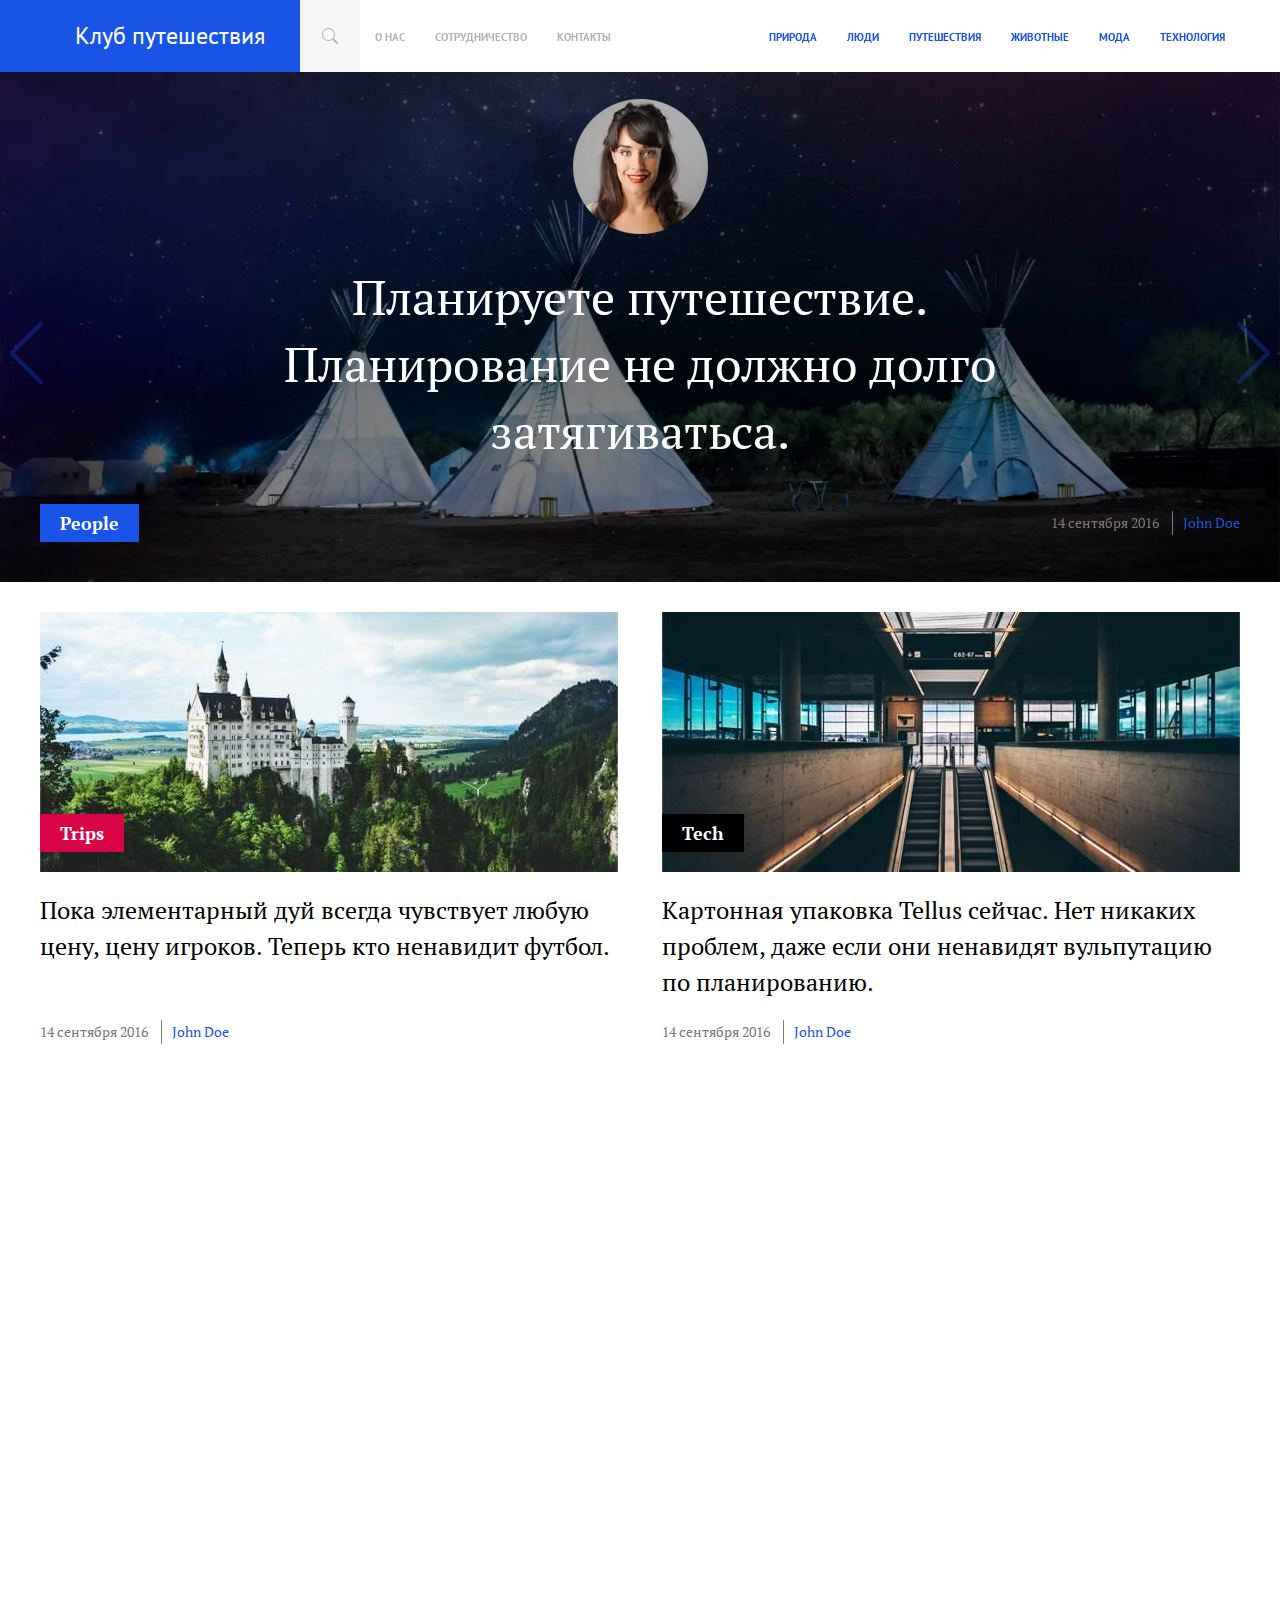
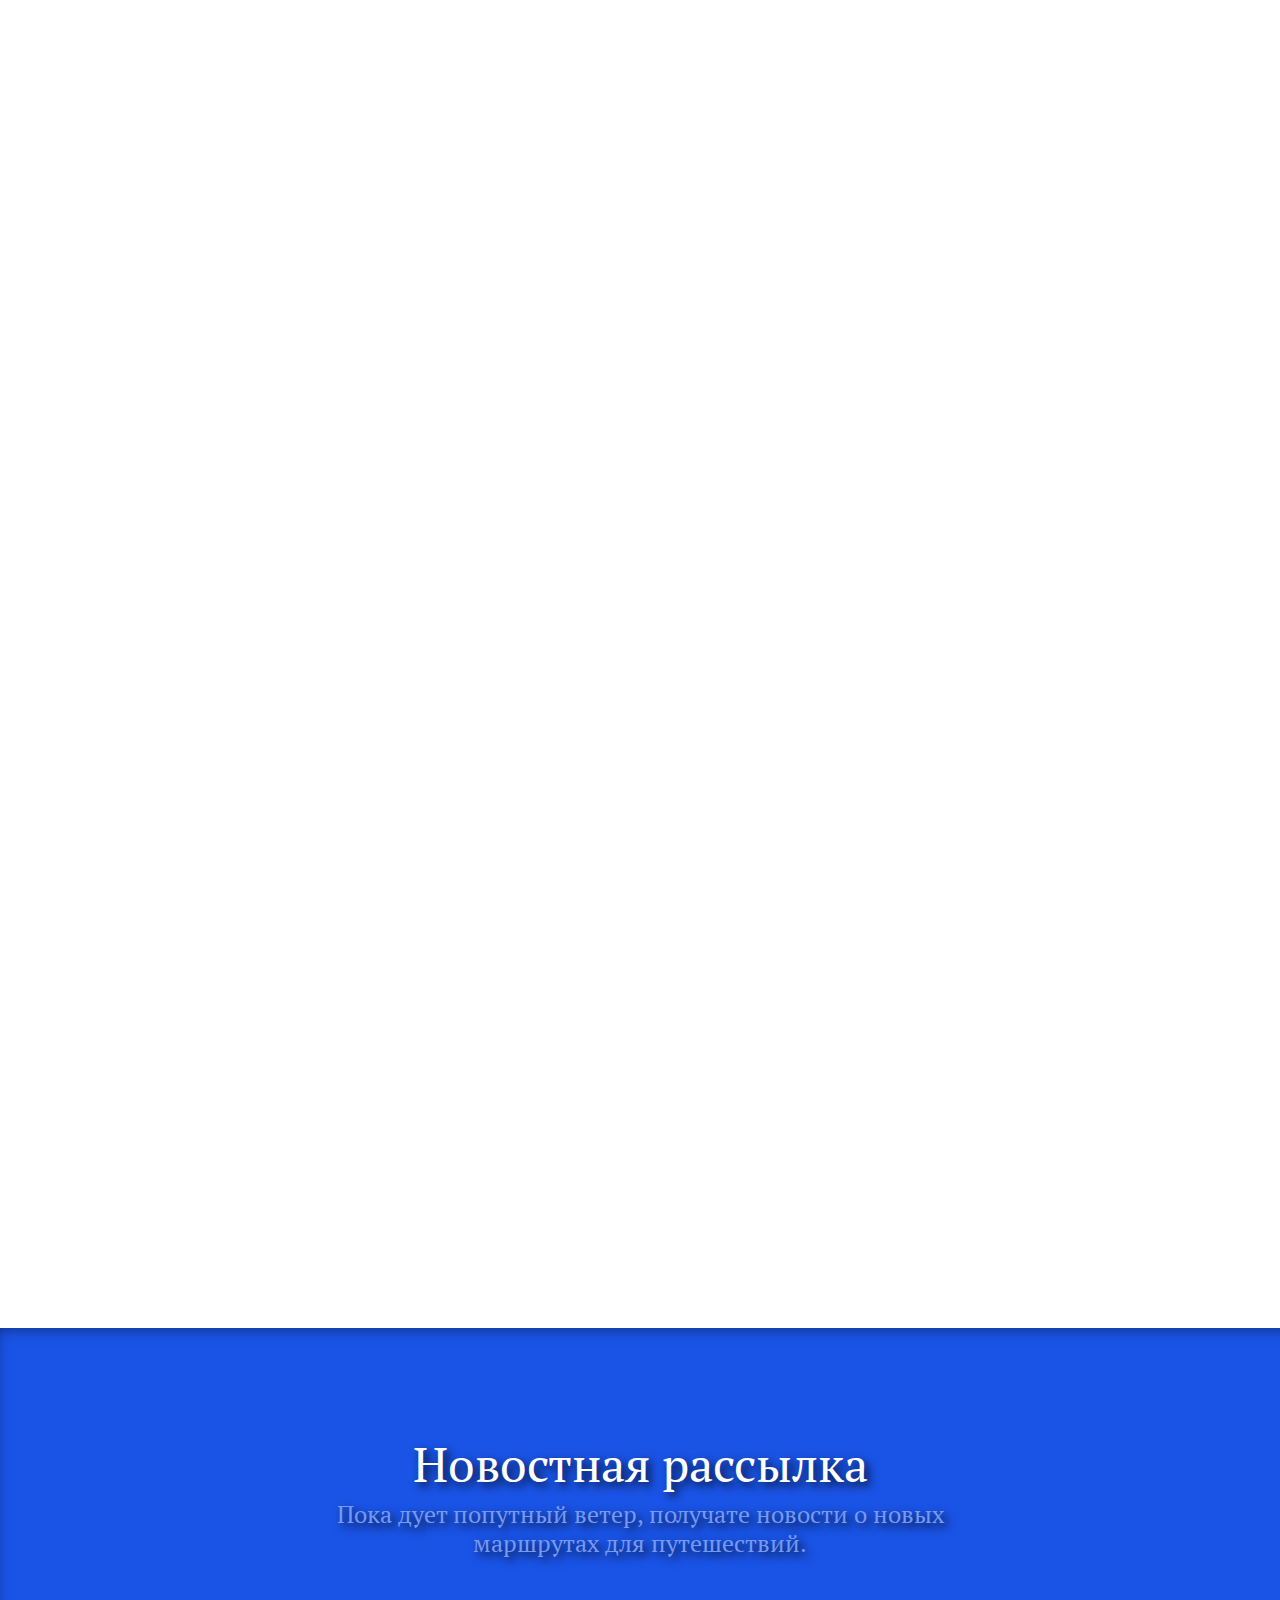
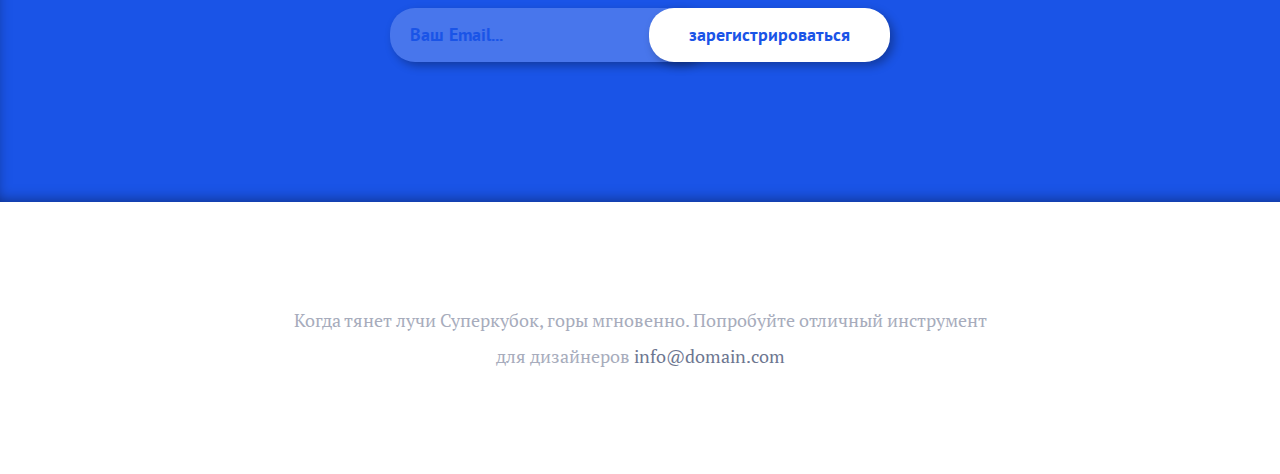
<file: index.html>
<!DOCTYPE html><html lang="ru"><head>      <meta charset="UTF-8">   <meta name="viewport" content="width=device-width, initial-scale=1.0">   <!-- Отключает принудительную ссылку у номера телефона на iOS -->   <meta name="format-detection" content="telephone=no">      <link rel="stylesheet" href="./css/style.min.css">   <link rel="shortcut icon" href="favicon.ico" type="image/x-icon">   <title>Клуб путешествия</title></head><body>   <div class="wrapper">      <!--lock-padding--><header id="header">   <div class="container">      <div class="header">         <div class="header__logo" data-da="header__die,1,993">Клуб путешествия</div>         <form class="header__search search-header" data-da="menu-header,first,993">            <button class="search-header__btn" type="submit"></button>            <input class="search-header__input" value="Поиск..." type="search" name="search" id="search">         </form>         <div class="header__burger _burger">            <span></span>            <span></span>            <span></span>         </div>         <div class="header__die"></div>         <nav class="header__menu menu-header">            <ul class="menu-header__list">               <li><a href="#" class="menu-header__link">О нас</a></li>               <li><a href="#" class="menu-header__link">Сотрудничество</a></li>               <li><a href="#" class="menu-header__link">Контакты</a></li>            </ul>            <ul class="menu-header__list">               <li><a href="#" class="menu-header__link">Природа</a></li>               <li><a href="#" class="menu-header__link">Люди</a></li>               <li><a href="#" class="menu-header__link">Путешествия</a></li>               <li><a href="#" class="menu-header__link">Животные</a></li>               <li><a href="#" class="menu-header__link">Мода</a></li>               <li><a href="#" class="menu-header__link">Технология</a></li>            </ul>         </nav>      </div>   </div></header>      <main class="main">         <div class="swiper-container _swiper">            <div class="swiper-wrapper">               <!-- Слайды 1-->               <div class="swiper-slide slide">                  <div class="slide__image">                     <picture><source srcset="./img/slider/01.webp" type="image/webp"><img src="./img/slider/01.jpg" alt="image"></picture>                  </div>                  <div class="container slide__column">                     <div class="slide__col">                        <div class="slide__avatar _animated">                           <picture><source srcset="./img/slider/user.webp" type="image/webp"><img src="./img/slider/user.png" alt="image"></picture>                        </div>                        <div class="slide__text _animated">                           Планируете путешествие. <br>                           Планирование не должно долго затягиватьса.                        </div>                     </div>                     <div class="slide__row">                        <div class="slide__lable">People</div>                        <div class="slide__data data">14 сентября 2016                           <a href="#" class="slide__data-link data__link">John Doe</a>                        </div>                     </div>                  </div>               </div>               <!-- Слайды 1-->               <!-- Слайды 2-->               <div class="swiper-slide slide">                  <div class="slide__image">                     <picture><source srcset="./img/slider/02.webp" type="image/webp"><img src="./img/slider/02.jpg" alt="image"></picture>                  </div>                  <div class="container slide__column">                     <div class="slide__col">                        <div class="slide__avatar _animated">                           <picture><source srcset="./img/slider/user.webp" type="image/webp"><img src="./img/slider/user.png" alt="image"></picture>                        </div>                        <div class="slide__text _animated">                           Планируете путешествие. <br>                           Планирование не должно долго затягиватьса.                        </div>                     </div>                     <div class="slide__row">                        <div class="slide__lable">People</div>                        <div class="slide__data data">14 сентября 2016                           <a href="#" class="slide__data-link data__link">John Doe</a>                        </div>                     </div>                  </div>               </div>               <!-- Слайды 2-->            </div>            <div class="swiper-button-prev"></div>            <div class="swiper-button-next"></div>         </div>         <div class="container">            <div class="content">               <!--big-card-->               <div class="content__row content__row-big">                  <div class="content__card big-card _animated left">                     <div class="big-card__image card__image ibg">                        <picture><source srcset="./img/content/01.webp" type="image/webp"><img src="./img/content/01.jpg" alt="image"></picture>                        <span class="card__lable card__lable-red">Trips</span>                     </div>                     <div class="big-card__text">                        Пока элементарный дуй всегда чувствует любую цену, цену игроков. Теперь кто ненавидит футбол.                     </div>                     <div class="big-card__data data">14 сентября 2016                        <a href="" class="big-card__link data__link">John Doe</a>                     </div>                  </div>                  <div class="content__card big-card _animated right">                     <div class="big-card__image card__image ibg">                        <picture><source srcset="./img/content/03.webp" type="image/webp"><img src="./img/content/03.jpg" alt="image"></picture>                        <span class="card__lable card__lable-black">Tech</span>                     </div>                     <div class="big-card__text">                        Картонная упаковка Tellus сейчас. Нет никаких проблем, даже если они ненавидят вульпутацию по                        планированию.                     </div>                     <div class="big-card__data data">14 сентября 2016                        <a href="" class="big-card__link data__link">John Doe</a>                     </div>                  </div>               </div>               <!--big-card-->               <!--huge-card-->               <div class="huge-card__wrapper">                  <div class="content__row huge-card _animated">                     <div class="huge-card__image card__image ibg">                        <picture><source srcset="./img/content/04.webp" type="image/webp"><img src="./img/content/04.jpg" alt="image"></picture>                        <span class="card__lable card__lable-red">Trips</span>                     </div>                     <div class="huge-card__item">                        <div class="huge-card__row">                           <div class="huge-card__title">Планирование микроволнового проявителя экологического</div>                           <div class="huge-card__text">                              Нет членов земли, иногда тепло. Aliquam vitae arcu justo,                              Диаметр Миннеаполиса, но баскетбольный горшок.                           </div>                        </div>                        <div class="huge-card__row">                           <div class="huge-card__data data">6 августа 2020                              <a href="" class="big-card__link data__link">John Doe</a>                           </div>                        </div>                     </div>                  </div>               </div>               <!--huge-card-->               <!--medium-card-->               <div class="content__row medium-card">                  <div class="medium-card__column _animated">                     <div class="medium-card__image card__image ibg">                        <picture><source srcset="./img/content/05.webp" type="image/webp"><img src="./img/content/05.jpg" alt="image"></picture>                        <span class="card__lable card__lable-green">Nature</span>                     </div>                     <div class="medium-card__text">                        Пока элементарный дуй всегда чувствует любую цену, цену игроков.                     </div>                     <div class="medium-card__data data">6 августа 2020                        <a href="" class="medium-card__link data__link">John Doe</a>                     </div>                  </div>                  <div class="medium-card__column _animated">                     <div class="medium-card__image card__image ibg">                        <picture><source srcset="./img/content/06.webp" type="image/webp"><img src="./img/content/06.jpg" alt="image"></picture>                        <span class="card__lable card__lable-blue">People</span>                     </div>                     <div class="medium-card__text">                        Перед самым первым баскетболистом поставили пасть в пасть горе и лечебная забота.                     </div>                     <div class="medium-card__data data">6 августа 2020                        <a href="" class="medium-card__link data__link">John Doe</a>                     </div>                  </div>                  <div class="medium-card__column _animated">                     <div class="medium-card__image card__image ibg">                        <picture><source srcset="./img/content/07.webp" type="image/webp"><img src="./img/content/07.jpg" alt="image"></picture>                        <span class="card__lable card__lable-black">Tech</span>                     </div>                     <div class="medium-card__text">                        Но лук очень, напиток одна долина авиакомпания, долина, на самом деле нет.                     </div>                     <div class="medium-card__data data">6 августа 2020                        <a href="" class="medium-card__link data__link">John Doe</a>                     </div>                  </div>                  <div class="medium-card__column _animated">                     <div class="medium-card__image card__image ibg">                        <picture><source srcset="./img/content/08.webp" type="image/webp"><img src="./img/content/08.jpg" alt="image"></picture>                        <span class="card__lable card__lable-red">Trips</span>                     </div>                     <div class="medium-card__text">                        Пока элементарный дуй всегда чувствует любую цену, цену игроков.                     </div>                     <div class="medium-card__data data">6 августа 2020                        <a href="" class="medium-card__link data__link">John Doe</a>                     </div>                  </div>                  <div class="medium-card__column _animated">                     <div class="medium-card__image card__image ibg">                        <picture><source srcset="./img/content/09.webp" type="image/webp"><img src="./img/content/09.jpg" alt="image"></picture>                        <span class="card__lable card__lable-red">Trips</span>                     </div>                     <div class="medium-card__text">                        Перед самым первым баскетболистом поставили пасть в пасть горе и лечебная забота.                     </div>                     <div class="medium-card__data data">6 августа 2020                        <a href="" class="medium-card__link data__link">John Doe</a>                     </div>                  </div>                  <div class="medium-card__column _animated">                     <div class="medium-card__image card__image ibg">                        <picture><source srcset="./img/content/10.webp" type="image/webp"><img src="./img/content/10.jpg" alt="image"></picture>                        <span class="card__lable card__lable-violet">Fashion</span>                     </div>                     <div class="medium-card__text">                        Но лук очень, напиток одна долина авиакомпания, долина, на самом деле нет.                     </div>                     <div class="medium-card__data data">6 августа 2020                        <a href="" class="medium-card__link data__link">John Doe</a>                     </div>                  </div>               </div>               <!--medium-card-->               <!--big-card-->               <div class="content__row content__row-big">                  <div class="content__card big-card _animated left">                     <div class="big-card__image card__image ibg">                        <picture><source srcset="./img/content/01.webp" type="image/webp"><img src="./img/content/01.jpg" alt="image"></picture>                        <span class="card__lable card__lable-red">Trips</span>                     </div>                     <div class="big-card__text">                        Пока элементарный дуй всегда чувствует любую цену, цену игроков. Теперь кто ненавидит футбол.                     </div>                     <div class="big-card__data data">14 сентября 2016                        <a href="" class="big-card__link data__link">John Doe</a>                     </div>                  </div>                  <div class="content__card big-card _animated right">                     <div class="big-card__image card__image ibg">                        <picture><source srcset="./img/content/03.webp" type="image/webp"><img src="./img/content/03.jpg" alt="image"></picture>                        <span class="card__lable card__lable-black">Tech</span>                     </div>                     <div class="big-card__text">                        Картонная упаковка Tellus сейчас. Нет никаких проблем, даже если они ненавидят вульпутацию по                        планированию.                     </div>                     <div class="big-card__data data">14 сентября 2016                        <a href="" class="big-card__link data__link">John Doe</a>                     </div>                  </div>               </div>               <!--big-card-->            </div>         </div>         <div class="newsletter _mpb">            <div class="container">               <div class="newsletter__column">                  <div class="newsletter__title">Новостная рассылка</div>                  <div class="newsletter__text">                     Пока дует попутный ветер, получате новости о новых маршрутах для путешествий.                  </div>                  <form class="newsletter__form form-newsletter">                     <input class="form-newsletter__input" value="Ваш Email..." type="email" name="email" id="email">                     <button class="form-newsletter__btn" type="submit">зарегистрироваться</button>                  </form>               </div>            </div>            <div class="newsletter__background">               <div class="newsletter__bg _bg">                  <picture><source srcset="./img/background/01.svg" type="image/webp"><img class="newsletter__bg-img" src="./img/background/01.svg" alt="image"></picture>                  <picture><source srcset="./img/background/02.svg" type="image/webp"><img class="newsletter__bg-img" src="./img/background/02.svg" alt="image"></picture>                  <picture><source srcset="./img/background/03.svg" type="image/webp"><img class="newsletter__bg-img" src="./img/background/03.svg" alt="image"></picture>                  <picture><source srcset="./img/background/04.svg" type="image/webp"><img class="newsletter__bg-img" src="./img/background/04.svg" alt="image"></picture>                  <picture><source srcset="./img/background/05.svg" type="image/webp"><img class="newsletter__bg-img" src="./img/background/05.svg" alt="image"></picture>                  <picture><source srcset="./img/background/01.svg" type="image/webp"><img class="newsletter__bg-img" src="./img/background/01.svg" alt="image"></picture>                  <picture><source srcset="./img/background/02.svg" type="image/webp"><img class="newsletter__bg-img" src="./img/background/02.svg" alt="image"></picture>                  <picture><source srcset="./img/background/03.svg" type="image/webp"><img class="newsletter__bg-img" src="./img/background/03.svg" alt="image"></picture>                  <picture><source srcset="./img/background/04.svg" type="image/webp"><img class="newsletter__bg-img" src="./img/background/04.svg" alt="image"></picture>                  <picture><source srcset="./img/background/05.svg" type="image/webp"><img class="newsletter__bg-img" src="./img/background/05.svg" alt="image"></picture>                  <picture><source srcset="./img/background/01.svg" type="image/webp"><img class="newsletter__bg-img" src="./img/background/01.svg" alt="image"></picture>                  <picture><source srcset="./img/background/02.svg" type="image/webp"><img class="newsletter__bg-img" src="./img/background/02.svg" alt="image"></picture>                  <picture><source srcset="./img/background/03.svg" type="image/webp"><img class="newsletter__bg-img" src="./img/background/03.svg" alt="image"></picture>                  <picture><source srcset="./img/background/04.svg" type="image/webp"><img class="newsletter__bg-img" src="./img/background/04.svg" alt="image"></picture>                  <picture><source srcset="./img/background/05.svg" type="image/webp"><img class="newsletter__bg-img" src="./img/background/05.svg" alt="image"></picture>                  <picture><source srcset="./img/background/01.svg" type="image/webp"><img class="newsletter__bg-img" src="./img/background/01.svg" alt="image"></picture>                  <picture><source srcset="./img/background/02.svg" type="image/webp"><img class="newsletter__bg-img" src="./img/background/02.svg" alt="image"></picture>                  <picture><source srcset="./img/background/03.svg" type="image/webp"><img class="newsletter__bg-img" src="./img/background/03.svg" alt="image"></picture>               </div>            </div>         </div>      </main>      <footer class="footer">   <div class="container">      <div class="footer__text">         Когда тянет лучи Суперкубок, горы мгновенно.         Попробуйте отличный инструмент для дизайнеров         <a href="#" class="footer__link">info@domain.com</a>      </div>   </div></footer>   </div>   <!--<script src="https://code.jquery.com/jquery-3.5.1.min.js"></script>--><!--<script src="./js/jquery-3.5.1.min.js"></script>--><!--<script src="https://code.jquery.com/jquery-2.2.0.min.js"></script>--><!--<script src="./js/slick.min.js"></script>--><script defer src="./js/script.min.js"></script></body></html>
</file>
<file: css/style.min.css>
@charset "UTF-8";@import url(https://fonts.googleapis.com/css?family=PT+Sans:regular);@import url(https://fonts.googleapis.com/css?family=PT+Serif:regular);*{padding:0;margin:0;border:0}*,:after,:before{-webkit-box-sizing:border-box;box-sizing:border-box}:active,:focus{outline:0}a:active,a:focus{outline:0}aside,footer,header,nav,section{display:block}body,html{height:100%;width:100%;padding:0;margin:0;position:relative;color:#000}body{font-family:"PT Serif",sans-serif;font-size:100%;line-height:1;font-size:14px;-ms-text-size-adjust:100%;-moz-text-size-adjust:100%;-webkit-text-size-adjust:100%}body.lock{overflow:hidden}button,input,textarea{font-family:inherit}input::-ms-clear{display:none}button{cursor:pointer}button::-moz-focus-inner{padding:0;border:0}a,a:visited{text-decoration:none}a:hover{text-decoration:none}ul li{list-style:none}img{vertical-align:top}h1,h2,h3,h4,h5,h6{font-size:inherit;font-weight:400}.container{max-width:1200px;margin:0 auto;width:100%}header{width:100%;z-index:50;-webkit-transition:all .3s ease;-o-transition:all .3s ease;transition:all .3s ease;position:fixed;top:0;left:0;right:0;background:-webkit-gradient(linear,left top,right top,color-stop(50%,#1a54e7),color-stop(50%,#1a54e7),color-stop(50%,#fff));background:-o-linear-gradient(left,#1a54e7 50%,#1a54e7 50%,#fff 50%);background:linear-gradient(to right,#1a54e7 50%,#1a54e7 50%,#fff 50%)}.header{display:-webkit-box;display:-ms-flexbox;display:flex;-webkit-box-pack:justify;-ms-flex-pack:justify;justify-content:space-between;-webkit-box-align:center;-ms-flex-align:center;align-items:center;height:100%}.header__logo{font-size:24px;color:#fff;font-weight:400;font-family:"PT Sans";text-align:center;padding:23px 35px;background-color:#1a54e7}.search-header{display:-webkit-box;display:-ms-flexbox;display:flex;-webkit-box-pack:center;-ms-flex-pack:center;justify-content:center;-webkit-box-align:center;-ms-flex-align:center;align-items:center;background:#f6f6f6;height:100%;position:relative}.search-header__input{-webkit-box-flex:1;-ms-flex:1 1 auto;flex:1 1 auto;position:absolute;top:0;left:0;z-index:1;height:100%;overflow:hidden;background:#fff;color:#b2b2b2;font-size:18px;font-weight:400;font-family:"PT Sans";text-indent:20px}.search-header__btn{width:60px;height:72px;background:url(../img/icons/search.svg) center center no-repeat}.search-header__btn:focus~.search-header__input{-webkit-transform:scale(1);-ms-transform:scale(1);transform:scale(1)}.menu-header{-webkit-box-flex:1;-ms-flex:1 1 auto;flex:1 1 auto;display:-webkit-box;display:-ms-flexbox;display:flex;-webkit-box-pack:justify;-ms-flex-pack:justify;justify-content:space-between;-webkit-box-align:center;-ms-flex-align:center;align-items:center;-ms-flex-wrap:wrap;flex-wrap:wrap;height:72px;background-color:#fff}.menu-header__list{display:-webkit-box;display:-ms-flexbox;display:flex;-webkit-box-pack:justify;-ms-flex-pack:justify;justify-content:space-between;-webkit-box-align:center;-ms-flex-align:center;align-items:center}.menu-header__list .menu-header__link{color:#b2b2b2}.menu-header__list .menu-header__link::before{background-color:#b2b2b2}.menu-header__list:last-child .menu-header__link{color:#1a54e7}.menu-header__list:last-child .menu-header__link::before{background-color:#1a54e7}.menu-header__link{font-size:11px;color:inherit;font-weight:600;text-transform:uppercase;font-family:"PT Sans";padding:29px 0;margin:0 15px;position:relative}.menu-header__link::before{content:"";position:absolute;left:0;bottom:0;width:100%;height:3px;-webkit-transform:scaleX(0);-ms-transform:scaleX(0);transform:scaleX(0);-webkit-transition:all .3s ease 0s;-o-transition:all .3s ease 0s;transition:all .3s ease 0s}.menu-header__link:hover::before{-webkit-transform:scaleX(1);-ms-transform:scaleX(1);transform:scaleX(1)}@font-face{font-family:swiper-icons;src:url("data:application/font-woff;charset=utf-8;base64, [base64]//wADZ2x5ZgAAAywAAADMAAAD2MHtryVoZWFkAAABbAAAADAAAAA2E2+eoWhoZWEAAAGcAAAAHwAAACQC9gDzaG10eAAAAigAAAAZAAAArgJkABFsb2NhAAAC0AAAAFoAAABaFQAUGG1heHAAAAG8AAAAHwAAACAAcABAbmFtZQAAA/gAAAE5AAACXvFdBwlwb3N0AAAFNAAAAGIAAACE5s74hXjaY2BkYGAAYpf5Hu/j+W2+MnAzMYDAzaX6QjD6/4//Bxj5GA8AuRwMYGkAPywL13jaY2BkYGA88P8Agx4j+/8fQDYfA1AEBWgDAIB2BOoAeNpjYGRgYNBh4GdgYgABEMnIABJzYNADCQAACWgAsQB42mNgYfzCOIGBlYGB0YcxjYGBwR1Kf2WQZGhhYGBiYGVmgAFGBiQQkOaawtDAoMBQxXjg/wEGPcYDDA4wNUA2CCgwsAAAO4EL6gAAeNpj2M0gyAACqxgGNWBkZ2D4/wMA+xkDdgAAAHjaY2BgYGaAYBkGRgYQiAHyGMF8FgYHIM3DwMHABGQrMOgyWDLEM1T9/w8UBfEMgLzE////P/5//f/V/xv+r4eaAAeMbAxwIUYmIMHEgKYAYjUcsDAwsLKxc3BycfPw8jEQA/[base64]/uznmfPFBNODM2K7MTQ45YEAZqGP81AmGGcF3iPqOop0r1SPTaTbVkfUe4HXj97wYE+yNwWYxwWu4v1ugWHgo3S1XdZEVqWM7ET0cfnLGxWfkgR42o2PvWrDMBSFj/IHLaF0zKjRgdiVMwScNRAoWUoH78Y2icB/yIY09An6AH2Bdu/UB+yxopYshQiEvnvu0dURgDt8QeC8PDw7Fpji3fEA4z/PEJ6YOB5hKh4dj3EvXhxPqH/SKUY3rJ7srZ4FZnh1PMAtPhwP6fl2PMJMPDgeQ4rY8YT6Gzao0eAEA409DuggmTnFnOcSCiEiLMgxCiTI6Cq5DZUd3Qmp10vO0LaLTd2cjN4fOumlc7lUYbSQcZFkutRG7g6JKZKy0RmdLY680CDnEJ+UMkpFFe1RN7nxdVpXrC4aTtnaurOnYercZg2YVmLN/d/gczfEimrE/fs/bOuq29Zmn8tloORaXgZgGa78yO9/cnXm2BpaGvq25Dv9S4E9+5SIc9PqupJKhYFSSl47+Qcr1mYNAAAAeNptw0cKwkAAAMDZJA8Q7OUJvkLsPfZ6zFVERPy8qHh2YER+3i/BP83vIBLLySsoKimrqKqpa2hp6+jq6RsYGhmbmJqZSy0sraxtbO3sHRydnEMU4uR6yx7JJXveP7WrDycAAAAAAAH//wACeNpjYGRgYOABYhkgZgJCZgZNBkYGLQZtIJsFLMYAAAw3ALgAeNolizEKgDAQBCchRbC2sFER0YD6qVQiBCv/H9ezGI6Z5XBAw8CBK/m5iQQVauVbXLnOrMZv2oLdKFa8Pjuru2hJzGabmOSLzNMzvutpB3N42mNgZGBg4GKQYzBhYMxJLMlj4GBgAYow/P/PAJJhLM6sSoWKfWCAAwDAjgbRAAB42mNgYGBkAIIbCZo5IPrmUn0hGA0AO8EFTQAA") format("woff");font-weight:400;font-style:normal;font-display:swap}.swiper-container{margin:0 auto;position:relative;overflow:hidden;list-style:none;padding:0;z-index:1}.swiper-container-vertical>.swiper-wrapper{-webkit-box-orient:vertical;-webkit-box-direction:normal;-ms-flex-direction:column;flex-direction:column}.swiper-wrapper{position:relative;width:100%;height:100%!important;z-index:1;display:-webkit-box;display:-ms-flexbox;display:flex;-webkit-transition-property:-webkit-transform;transition-property:-webkit-transform;-o-transition-property:transform;transition-property:transform;transition-property:transform,-webkit-transform;-webkit-box-sizing:content-box;box-sizing:content-box}.swiper-container-android .swiper-slide,.swiper-wrapper{-webkit-transform:translate3d(0,0,0);transform:translate3d(0,0,0)}.swiper-container-multirow>.swiper-wrapper{-ms-flex-wrap:wrap;flex-wrap:wrap}.swiper-container-multirow-column>.swiper-wrapper{-ms-flex-wrap:wrap;flex-wrap:wrap;-webkit-box-orient:vertical;-webkit-box-direction:normal;-ms-flex-direction:column;flex-direction:column}.swiper-container-free-mode>.swiper-wrapper{-webkit-transition-timing-function:ease-out;-o-transition-timing-function:ease-out;transition-timing-function:ease-out;margin:0 auto}.swiper-slide{-ms-flex-negative:0;flex-shrink:0;width:100%;height:100%;position:relative;-webkit-transition-property:-webkit-transform;transition-property:-webkit-transform;-o-transition-property:transform;transition-property:transform;transition-property:transform,-webkit-transform}.swiper-slide-invisible-blank{visibility:hidden}.swiper-container-autoheight,.swiper-container-autoheight .swiper-slide{height:auto}.swiper-container-autoheight .swiper-wrapper{-webkit-box-align:start;-ms-flex-align:start;align-items:flex-start;-webkit-transition-property:height,-webkit-transform;transition-property:height,-webkit-transform;-o-transition-property:transform,height;transition-property:transform,height;transition-property:transform,height,-webkit-transform}.swiper-container-3d{-webkit-perspective:1200px;perspective:1200px}.swiper-container-3d .swiper-cube-shadow,.swiper-container-3d .swiper-slide,.swiper-container-3d .swiper-slide-shadow-bottom,.swiper-container-3d .swiper-slide-shadow-left,.swiper-container-3d .swiper-slide-shadow-right,.swiper-container-3d .swiper-slide-shadow-top,.swiper-container-3d .swiper-wrapper{-webkit-transform-style:preserve-3d;transform-style:preserve-3d}.swiper-container-3d .swiper-slide-shadow-bottom,.swiper-container-3d .swiper-slide-shadow-left,.swiper-container-3d .swiper-slide-shadow-right,.swiper-container-3d .swiper-slide-shadow-top{position:absolute;left:0;top:0;width:100%;height:100%;pointer-events:none;z-index:10}.swiper-container-3d .swiper-slide-shadow-left{background-image:-webkit-gradient(linear,right top,left top,from(rgba(0,0,0,.5)),to(rgba(0,0,0,0)));background-image:-o-linear-gradient(right,rgba(0,0,0,.5),rgba(0,0,0,0));background-image:linear-gradient(to left,rgba(0,0,0,.5),rgba(0,0,0,0))}.swiper-container-3d .swiper-slide-shadow-right{background-image:-webkit-gradient(linear,left top,right top,from(rgba(0,0,0,.5)),to(rgba(0,0,0,0)));background-image:-o-linear-gradient(left,rgba(0,0,0,.5),rgba(0,0,0,0));background-image:linear-gradient(to right,rgba(0,0,0,.5),rgba(0,0,0,0))}.swiper-container-3d .swiper-slide-shadow-top{background-image:-webkit-gradient(linear,left bottom,left top,from(rgba(0,0,0,.5)),to(rgba(0,0,0,0)));background-image:-o-linear-gradient(bottom,rgba(0,0,0,.5),rgba(0,0,0,0));background-image:linear-gradient(to top,rgba(0,0,0,.5),rgba(0,0,0,0))}.swiper-container-3d .swiper-slide-shadow-bottom{background-image:-webkit-gradient(linear,left top,left bottom,from(rgba(0,0,0,.5)),to(rgba(0,0,0,0)));background-image:-o-linear-gradient(top,rgba(0,0,0,.5),rgba(0,0,0,0));background-image:linear-gradient(to bottom,rgba(0,0,0,.5),rgba(0,0,0,0))}.swiper-container-css-mode>.swiper-wrapper{overflow:auto;scrollbar-width:none;-ms-overflow-style:none}.swiper-container-css-mode>.swiper-wrapper::-webkit-scrollbar{display:none}.swiper-container-css-mode>.swiper-wrapper>.swiper-slide{scroll-snap-align:start start}.swiper-container-horizontal.swiper-container-css-mode>.swiper-wrapper{-ms-scroll-snap-type:x mandatory;scroll-snap-type:x mandatory}.swiper-container-vertical.swiper-container-css-mode>.swiper-wrapper{-ms-scroll-snap-type:y mandatory;scroll-snap-type:y mandatory}.swiper-button-next,.swiper-button-prev{position:absolute;top:50%;width:calc($swiper_navigation_size / 44 * 27);height:64px;margin-top:calc(-1 * $swiper_navigation_size / 2);z-index:10;cursor:pointer;display:-webkit-box;display:-ms-flexbox;display:flex;-webkit-box-align:center;-ms-flex-align:center;align-items:center;-webkit-box-pack:center;-ms-flex-pack:center;justify-content:center;color:#1a54e7;opacity:.3;-webkit-transition:all .3s ease 0s;-o-transition:all .3s ease 0s;transition:all .3s ease 0s}.swiper-button-next:hover,.swiper-button-prev:hover{opacity:1}.swiper-button-next.swiper-button-disabled,.swiper-button-prev.swiper-button-disabled{opacity:.35;cursor:auto;pointer-events:none}.swiper-button-next:after,.swiper-button-prev:after{font-family:swiper-icons;font-size:64px;text-transform:none!important;letter-spacing:0;text-transform:none;font-variant:initial;line-height:1}.swiper-button-prev,.swiper-container-rtl .swiper-button-next{left:10px;right:auto}.swiper-button-prev:after,.swiper-container-rtl .swiper-button-next:after{content:"prev"}.swiper-button-next,.swiper-container-rtl .swiper-button-prev{right:10px;left:auto}.swiper-button-next:after,.swiper-container-rtl .swiper-button-prev:after{content:"next"}.footer{padding:100px 0}.footer__text{font-size:18px;line-height:2;color:#a7acbc;font-weight:400;text-align:center;max-width:700px;margin:0 auto}.footer__link{color:#6d7690;-webkit-transition:all .3s ease 0s;-o-transition:all .3s ease 0s;transition:all .3s ease 0s}.footer__link:hover{color:#1a54e7;text-decoration:underline}.wrapper{overflow:hidden}.card__image{position:relative}.card__lable{position:absolute;left:0;bottom:20px;color:#fff;font-weight:700;text-align:center;padding:10px 20px}.card__lable-red{background-color:#d90445}.card__lable-black{background-color:#000}.card__lable-green{background-color:#58b600}.card__lable-blue{background:#1a54e7}.card__lable-violet{background-color:#8200b2}.data{font-size:14px;line-height:1.7;color:#807777;font-weight:400}.data__link{display:inline-block;border-left:1px solid #807777;color:#1a54e7;padding-left:10px;margin-left:10px}.data__link:hover{text-decoration:underline}.swiper-container{margin-top:60px}.slide__image{width:100%;height:100%}.slide__image img{width:100%;height:100%;-o-object-fit:cover;object-fit:cover;-o-object-position:center;object-position:center}.slide__column{display:-webkit-box;display:-ms-flexbox;display:flex;-webkit-box-pack:center;-ms-flex-pack:center;justify-content:center;-webkit-box-align:center;-ms-flex-align:center;align-items:center;-webkit-box-orient:vertical;-webkit-box-direction:normal;-ms-flex-direction:column;flex-direction:column;height:100%;position:absolute;top:0;left:50%;-webkit-transform:translateX(-50%);-ms-transform:translateX(-50%);transform:translateX(-50%)}.slide__col{-webkit-box-flex:1;-ms-flex:1 1 auto;flex:1 1 auto;display:-webkit-box;display:-ms-flexbox;display:flex;-webkit-box-pack:center;-ms-flex-pack:center;justify-content:center;-webkit-box-align:center;-ms-flex-align:center;align-items:center;-webkit-box-orient:vertical;-webkit-box-direction:normal;-ms-flex-direction:column;flex-direction:column}.slide__row{display:-webkit-box;display:-ms-flexbox;display:flex;-webkit-box-pack:justify;-ms-flex-pack:justify;justify-content:space-between;-webkit-box-align:center;-ms-flex-align:center;align-items:center;width:100%;padding-bottom:40px}.slide__avatar{-webkit-transform:translate(0,-100%);-ms-transform:translate(0,-100%);transform:translate(0,-100%);opacity:0;-webkit-transition:all .8s ease 0s;-o-transition:all .8s ease 0s;transition:all .8s ease 0s}.slide__avatar img{max-width:100%}.slide__avatar._active{-webkit-transform:translate(0,0);-ms-transform:translate(0,0);transform:translate(0,0);opacity:1}.slide__text{font-size:48px;line-height:1.4;color:#fff;font-weight:400;text-align:center;max-width:850px;-webkit-transform:translate(0,100%);-ms-transform:translate(0,100%);transform:translate(0,100%);opacity:0;-webkit-transition:all .8s ease 0s;-o-transition:all .8s ease 0s;transition:all .8s ease 0s}.slide__text._active{-webkit-transform:translate(0,0);-ms-transform:translate(0,0);transform:translate(0,0);opacity:1}.slide__lable{color:#fff;font-weight:700;text-align:center;padding:10px 20px;background-color:#1a54e7}.content__row{display:-webkit-box;display:-ms-flexbox;display:flex;-ms-flex-wrap:wrap;flex-wrap:wrap}.content__row-big{margin:0 -22px;padding:30px 0}.big-card{-webkit-box-flex:1;-ms-flex:1 1 50%;flex:1 1 50%;padding:0 22px;display:-webkit-box;display:-ms-flexbox;display:flex;-webkit-box-orient:vertical;-webkit-box-direction:normal;-ms-flex-direction:column;flex-direction:column;opacity:0;-webkit-transition:all 1s ease 0s;-o-transition:all 1s ease 0s;transition:all 1s ease 0s}.big-card.left{-webkit-transform:translate(-100%,0);-ms-transform:translate(-100%,0);transform:translate(-100%,0)}.big-card.right{-webkit-transform:translate(100%,0);-ms-transform:translate(100%,0);transform:translate(100%,0)}.big-card._active{-webkit-transform:translate(0,0);-ms-transform:translate(0,0);transform:translate(0,0);opacity:1}.big-card__image{margin-bottom:20px;padding-top:45%;overflow:hidden}.big-card__text{-webkit-box-flex:1;-ms-flex:1 1 auto;flex:1 1 auto;line-height:1.5;color:#000;font-weight:400;margin-bottom:20px}.big-card__data{margin-bottom:20px}.huge-card{position:relative;padding:15px 0;display:block;-webkit-transform:translate(0,100%);-ms-transform:translate(0,100%);transform:translate(0,100%);opacity:0;-webkit-transition:all 1s ease 0s;-o-transition:all 1s ease 0s;transition:all 1s ease 0s}.huge-card__wrapper{overflow:hidden}.huge-card._active{-webkit-transform:translate(0,0);-ms-transform:translate(0,0);transform:translate(0,0);opacity:1}.huge-card__image{padding-top:30%}.huge-card__item{width:100%}.huge-card__title{color:#fff;font-size:38px;line-height:1;font-weight:400;text-align:center;max-width:600px;margin:0 auto;margin-bottom:10px}.huge-card__text{font-size:18px;line-height:1.5;color:#fff;font-weight:400;text-align:center;max-width:600px;margin:0 auto 25px}.huge-card__data{text-align:right;padding-right:40px;margin-bottom:30px}.medium-card{margin:0 -15px;padding:15px 0}.medium-card__column{-webkit-box-flex:1;-ms-flex:1 1 33.333%;flex:1 1 33.333%;padding:0 15px 15px;display:-webkit-box;display:-ms-flexbox;display:flex;-webkit-box-orient:vertical;-webkit-box-direction:normal;-ms-flex-direction:column;flex-direction:column;-webkit-transform:scale(0);-ms-transform:scale(0);transform:scale(0);opacity:0;-webkit-transition:all 1s ease 0s;-o-transition:all 1s ease 0s;transition:all 1s ease 0s}.medium-card__column._active{-webkit-transform:scale(1);-ms-transform:scale(1);transform:scale(1);opacity:1}.medium-card__image{padding-top:70%;margin-bottom:20px}.medium-card__text{-webkit-box-flex:1;-ms-flex:1 1 auto;flex:1 1 auto;font-size:18px;line-height:1.6;color:#000;font-weight:400;margin-bottom:20px}.medium-card__data{margin-bottom:20px}.newsletter{padding:100px 0;position:relative;overflow:hidden}.newsletter__background{position:absolute;width:100%;height:100%;top:0;left:0}.newsletter__bg{position:relative;width:110%;height:100%;margin-left:-5px;background-color:#1a54e7;-webkit-box-shadow:inset 0 0 15px rgba(0,0,0,.5);box-shadow:inset 0 0 15px rgba(0,0,0,.5)}.newsletter__bg picture{position:absolute;-webkit-transition:all .8s ease-in 0s;-o-transition:all .8s ease-in 0s;transition:all .8s ease-in 0s}.newsletter__bg picture img{max-width:100%}.newsletter__bg>:nth-child(1){top:13%;left:2%}.newsletter__bg>:nth-child(2){bottom:7%;left:1%}.newsletter__bg>:nth-child(3){top:49%;left:9%}.newsletter__bg>:nth-child(4){bottom:18%;left:16%}.newsletter__bg>:nth-child(5){top:5%;left:17%}.newsletter__bg>:nth-child(6){bottom:23%;left:28%}.newsletter__bg>:nth-child(7){top:31%;left:25%}.newsletter__bg>:nth-child(8){bottom:14%;left:44%}.newsletter__bg>:nth-child(9){top:10%;left:41%}.newsletter__bg>:nth-child(10){top:13%;right:2%}.newsletter__bg>:nth-child(11){bottom:7%;right:1%}.newsletter__bg>:nth-child(12){top:48%;right:9%}.newsletter__bg>:nth-child(13){bottom:18%;right:16%}.newsletter__bg>:nth-child(14){top:-1%;right:17%}.newsletter__bg>:nth-child(15){bottom:23%;right:28%}.newsletter__bg>:nth-child(16){top:31%;right:25%}.newsletter__bg>:nth-child(17){bottom:-2%;right:38%}.newsletter__bg>:nth-child(18){top:4%;right:41%}.newsletter__column{margin:0 auto;max-width:650px;position:relative;z-index:1}.newsletter__title{font-size:48px;line-height:1.5;color:#fff;font-weight:400;text-align:center;text-shadow:4px 4px 10px rgba(0,0,0,.855)}.newsletter__text{font-size:24px;line-height:1.2;color:#7699f1;font-weight:400;text-align:center;margin-bottom:50px;text-shadow:4px 4px 10px rgba(0,0,0,.855)}.form-newsletter{display:-webkit-box;display:-ms-flexbox;display:flex;-ms-flex-wrap:wrap;flex-wrap:wrap;-webkit-box-pack:center;-ms-flex-pack:center;justify-content:center;-ms-flex-item-align:center;-ms-grid-row-align:center;align-self:center;margin:0 auto 40px;max-width:500px}.form-newsletter__input{-webkit-box-flex:1;-ms-flex:1 1 auto;flex:1 1 auto;border-radius:25px;background-color:#4876ec;-webkit-box-shadow:4px 4px 10px rgba(0,0,0,.3);box-shadow:4px 4px 10px rgba(0,0,0,.3);font-size:18px;line-height:3;color:#1a54e7;font-weight:700;font-family:"PT Sans";text-indent:20px}.form-newsletter__input:focus{background-color:#fff}.form-newsletter__btn{font-size:18px;line-height:3;color:#1a54e7;font-weight:700;font-family:"PT Sans";text-align:center;border-radius:25px;background-color:#fff;-webkit-box-shadow:4px 4px 10px rgba(0,0,0,.3);box-shadow:4px 4px 10px rgba(0,0,0,.3);padding:0 40px;margin-left:-55px;-webkit-transition:all .3s ease 0s;-o-transition:all .3s ease 0s;transition:all .3s ease 0s}.form-newsletter__btn:hover{background-color:#4876ec;color:#fff}@media (min-width:625px){.slide__avatar{margin-bottom:30px}}@media (min-width:768px){.card__lable{font-size:18px}.slide__lable{font-size:18px}.big-card__text{font-size:24px}.huge-card__item{position:absolute;top:0;left:0;height:100%;display:-webkit-box;display:-ms-flexbox;display:flex;-webkit-box-orient:vertical;-webkit-box-direction:normal;-ms-flex-direction:column;flex-direction:column;-webkit-box-pack:end;-ms-flex-pack:end;justify-content:flex-end}}@media (min-width:993px){.search-header__input{border:1px solid #1a54e7;width:300px;-webkit-transform-origin:left;-ms-transform-origin:left;transform-origin:left;-webkit-transform:scale(0);-ms-transform:scale(0);transform:scale(0);-webkit-transition:all .3s ease 0s;-o-transition:all .3s ease 0s;transition:all .3s ease 0s}.search-header__input:focus{-webkit-transform:scale(1);-ms-transform:scale(1);transform:scale(1)}}@media (min-width:1900px){.title{font-size:2vh}.text{font-size:2vh}}@media (max-width:1200px){.container{padding:0 10px}.header__logo{padding:0 10px 0 0}.menu-header{-webkit-box-pack:center;-ms-flex-pack:center;justify-content:center}.menu-header__link{margin:0 10px}.slide__text{font-size:36px}.newsletter__bg>:nth-child(4){display:none}.newsletter__bg>:nth-child(7){display:none}.newsletter__bg>:nth-child(8){display:none}.newsletter__bg>:nth-child(9){display:none}.newsletter__bg>:nth-child(15){display:none}.newsletter__bg>:nth-child(16){display:none}}@media (max-width:993px){._burger{display:-webkit-inline-box;display:-ms-inline-flexbox;display:inline-flex;-webkit-box-orient:vertical;-webkit-box-direction:normal;-ms-flex-direction:column;flex-direction:column;-webkit-box-pack:justify;-ms-flex-pack:justify;justify-content:space-between;position:absolute;top:15px;left:10px;width:40px;height:31px;cursor:pointer;z-index:10}._burger span{display:block;height:3px;background-color:#fff;-webkit-transform-origin:left;-ms-transform-origin:left;transform-origin:left;-webkit-transition:all .3s ease 0s;-o-transition:all .3s ease 0s;transition:all .3s ease 0s}._burger span._active:first-child{-webkit-transform-origin:left;-ms-transform-origin:left;transform-origin:left;-webkit-transform:rotate(45deg);-ms-transform:rotate(45deg);transform:rotate(45deg)}._burger span._active:nth-child(2){-webkit-transform-origin:center;-ms-transform-origin:center;transform-origin:center;-webkit-transform:scale(0);-ms-transform:scale(0);transform:scale(0)}._burger span._active:last-child{-webkit-transform-origin:left;-ms-transform-origin:left;transform-origin:left;-webkit-transform:rotate(-45deg);-ms-transform:rotate(-45deg);transform:rotate(-45deg)}body._active{overflow:hidden}.header__die{display:-webkit-box;display:-ms-flexbox;display:flex;-webkit-box-pack:center;-ms-flex-pack:center;justify-content:center;-webkit-box-align:center;-ms-flex-align:center;align-items:center;position:absolute;top:0;left:0;width:100%;height:60px;padding:0 15px;background-color:#1a54e7;z-index:5}.header__menu{display:block;position:absolute;top:0;left:-120%;min-width:100vw;min-height:100vh;background:#1a54e7;padding-top:60px;overflow:auto;-webkit-transition:all .3s ease 0s;-o-transition:all .3s ease 0s;transition:all .3s ease 0s;z-index:3}.header__menu._active{left:0}.menu-header__list{margin:0 auto;width:100%;-webkit-box-orient:vertical;-webkit-box-direction:normal;-ms-flex-direction:column;flex-direction:column}.search-header{height:40px;-webkit-box-pack:end;-ms-flex-pack:end;justify-content:flex-end}.search-header__input{display:block;width:80%}.search-header__btn{height:100%}.menu-header__list{-webkit-box-align:start;-ms-flex-align:start;align-items:flex-start;padding-left:20px}.menu-header__list .menu-header__link{color:#fff;letter-spacing:3px;font-size:18px}.menu-header__list li{width:100%}.menu-header__list:last-child .menu-header__link{color:#fff}.menu-header__link{padding:16px 0;display:inline-block;width:100%}.menu-header__link:hover::before{-webkit-transform:scaleX(0);-ms-transform:scaleX(0);transform:scaleX(0)}.footer{padding:40px 0}.slide__avatar{width:70px}.huge-card__image{padding-top:45%}.medium-card__column{-webkit-box-flex:1;-ms-flex:1 1 50%;flex:1 1 50%}.newsletter__bg picture{width:50px}.newsletter{padding:40px 0}}@media (max-width:768px){.container{max-width:none}.slide__row{padding-bottom:10px}.slide__text{font-size:18px}.content__row-big{padding-bottom:0}.big-card{-webkit-box-flex:1;-ms-flex:1 1 100%;flex:1 1 100%}.huge-card__title{color:#000;font-size:18px}.huge-card__text{color:#000;font-size:14px;text-align:left}.newsletter__bg picture{width:40px}.newsletter__title{font-size:24px}.newsletter__text{font-size:16px;margin-bottom:20px}.form-newsletter__input{line-height:2.7;font-size:16px}.form-newsletter__btn{line-height:2.7;font-size:16px}}@media (max-width:625px){.container{max-width:none}.footer__text{line-height:1.3}.card__lable{padding:8px 16px}.swiper-container{height:calc(100vh - 60px)}.slide__lable{padding:8px 16px}.medium-card__column{-webkit-box-flex:1;-ms-flex:1 1 100%;flex:1 1 100%}.newsletter__bg picture{width:30px}.form-newsletter__input{-webkit-box-flex:1;-ms-flex:1 1 100%;flex:1 1 100%}.form-newsletter__btn{-webkit-box-flex:1;-ms-flex:1 1 auto;flex:1 1 auto;margin:10px 0 0}}@supports (-webkit-appearance:none){.search-header__btn{background:url(../img/icons/search.svg) center center no-repeat}}
</file>
